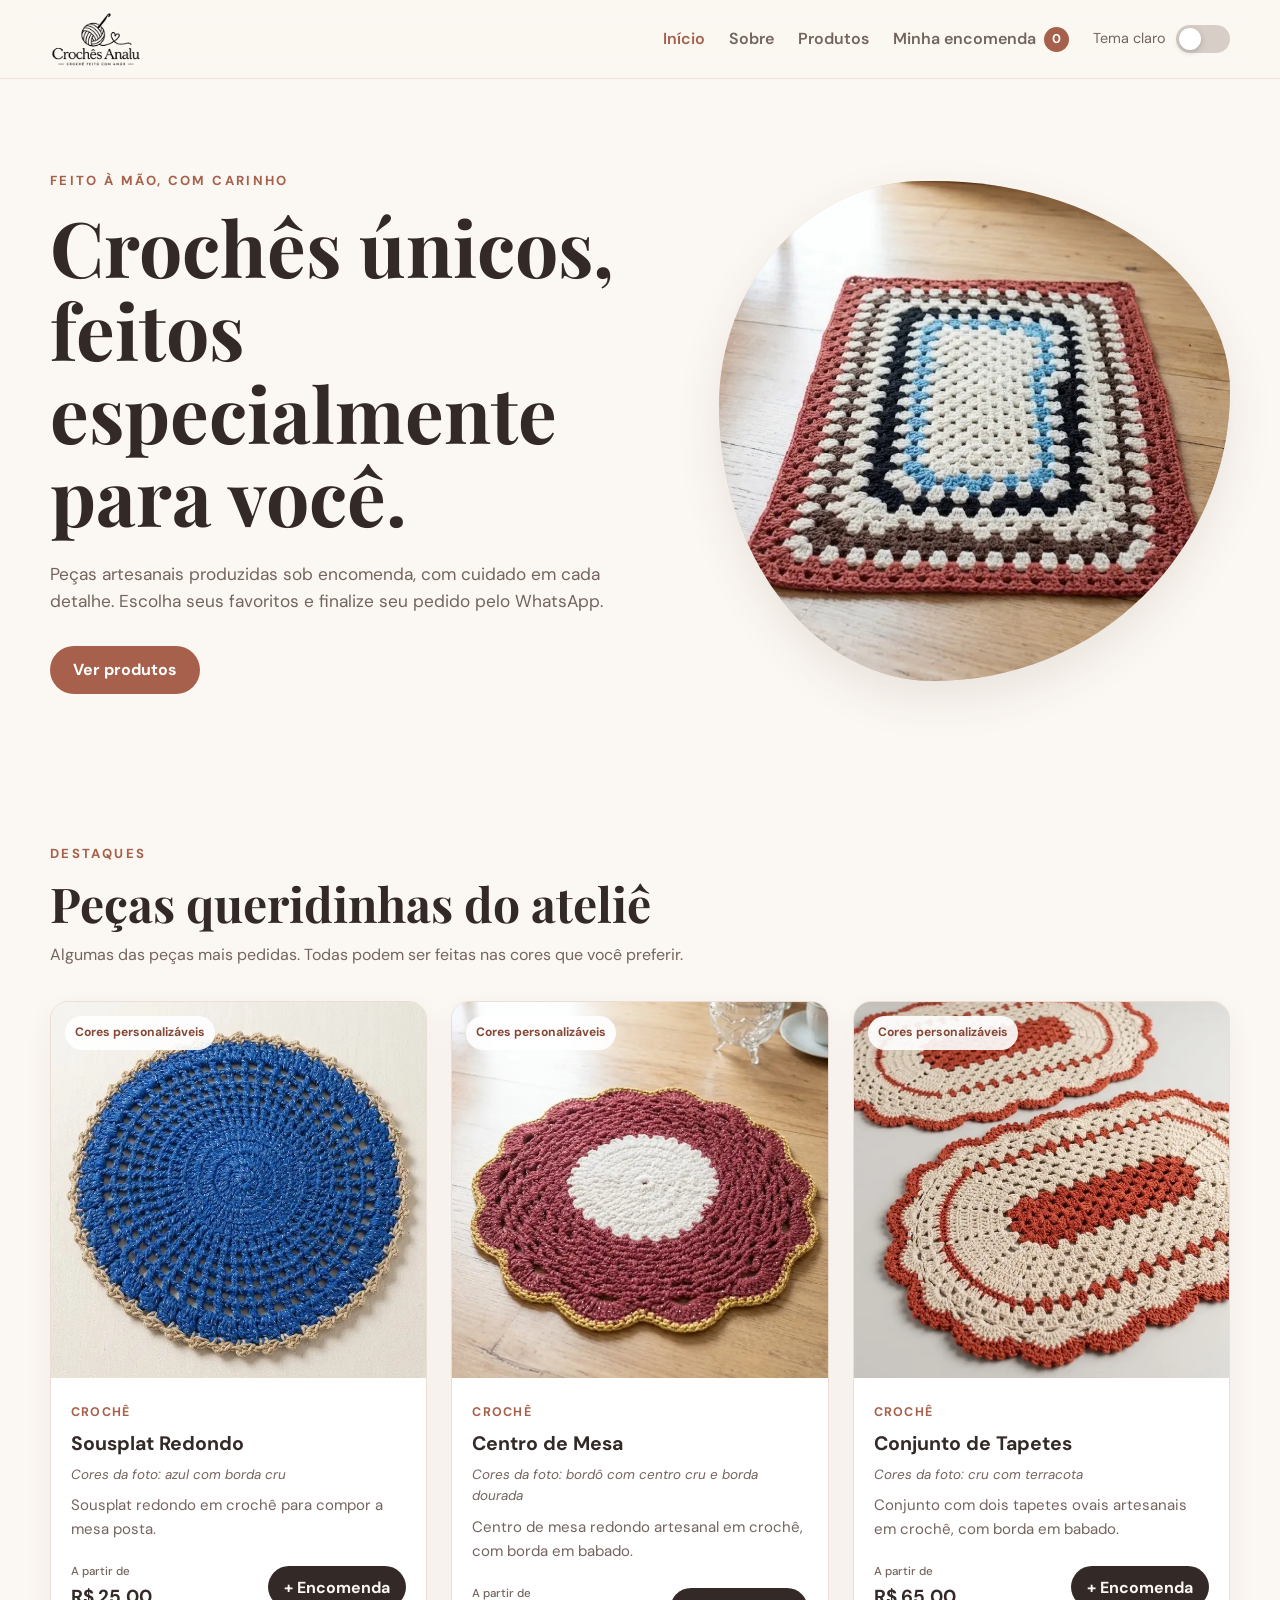
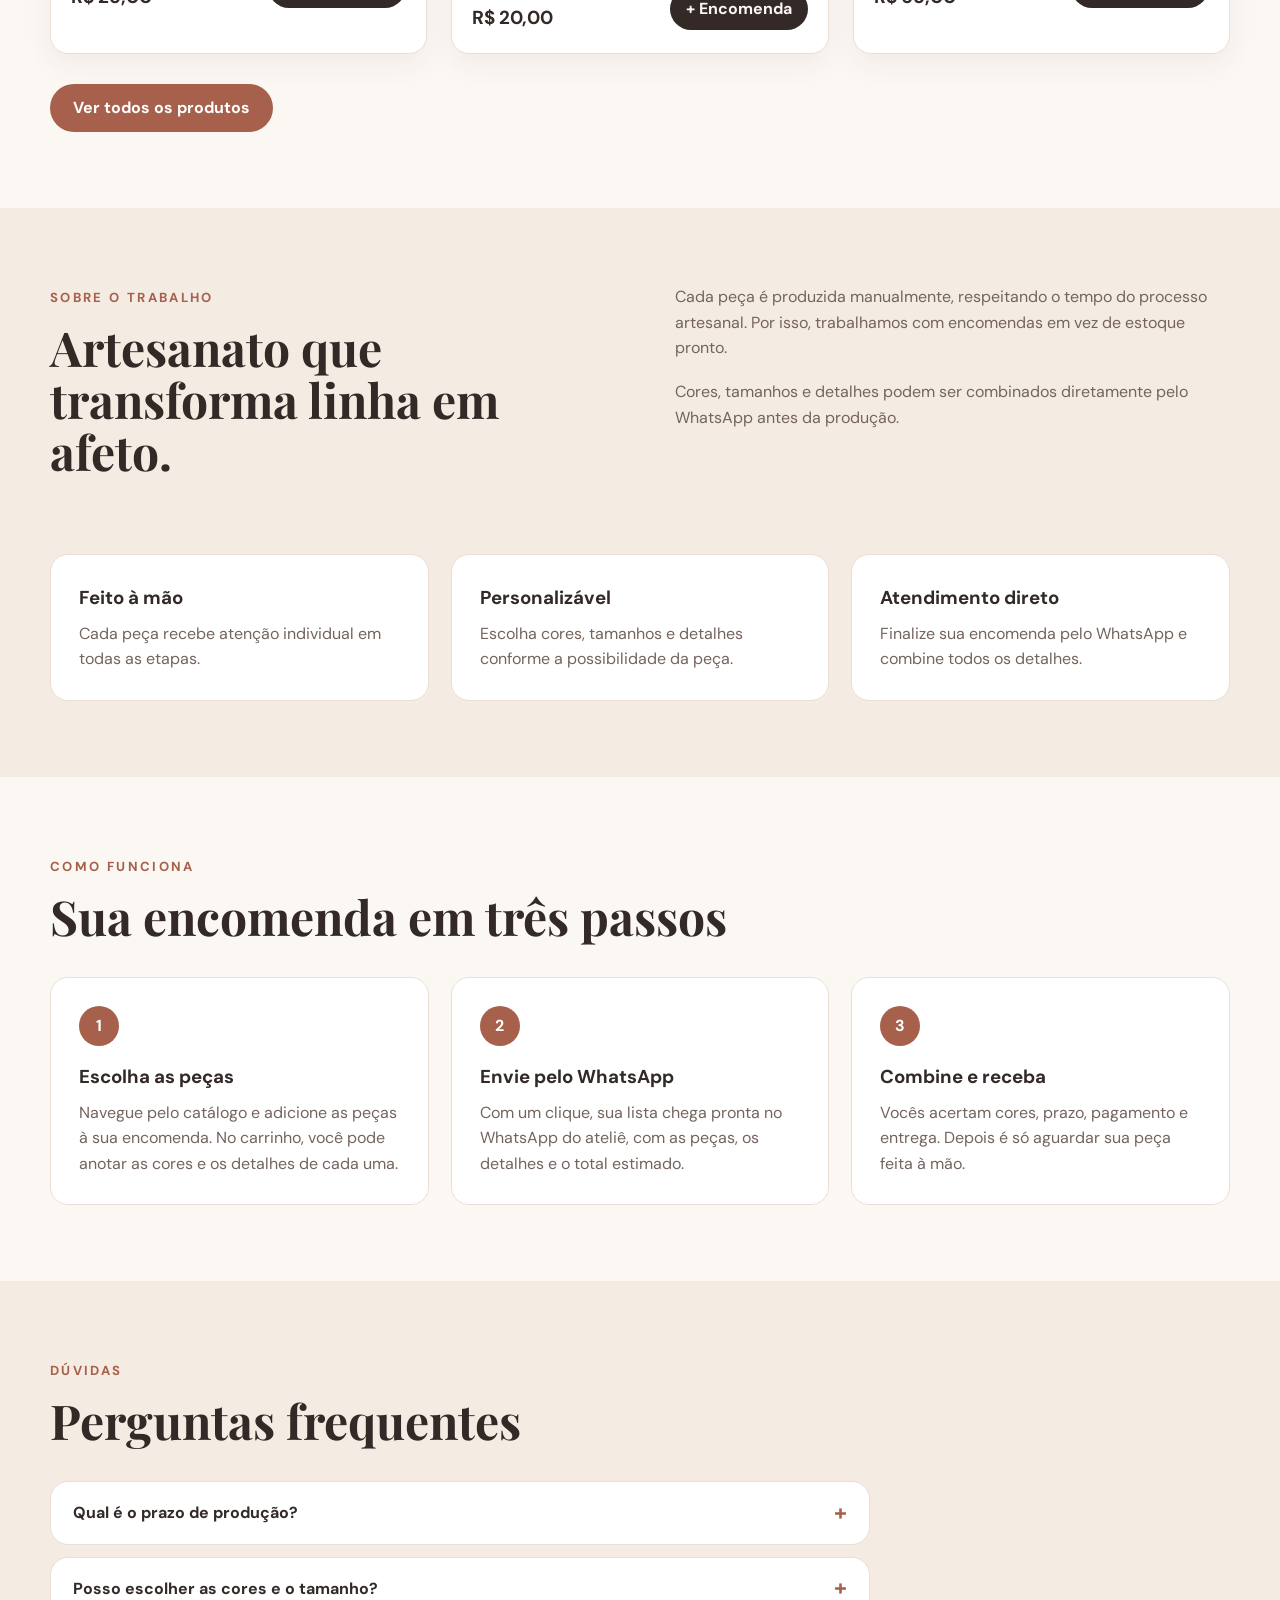
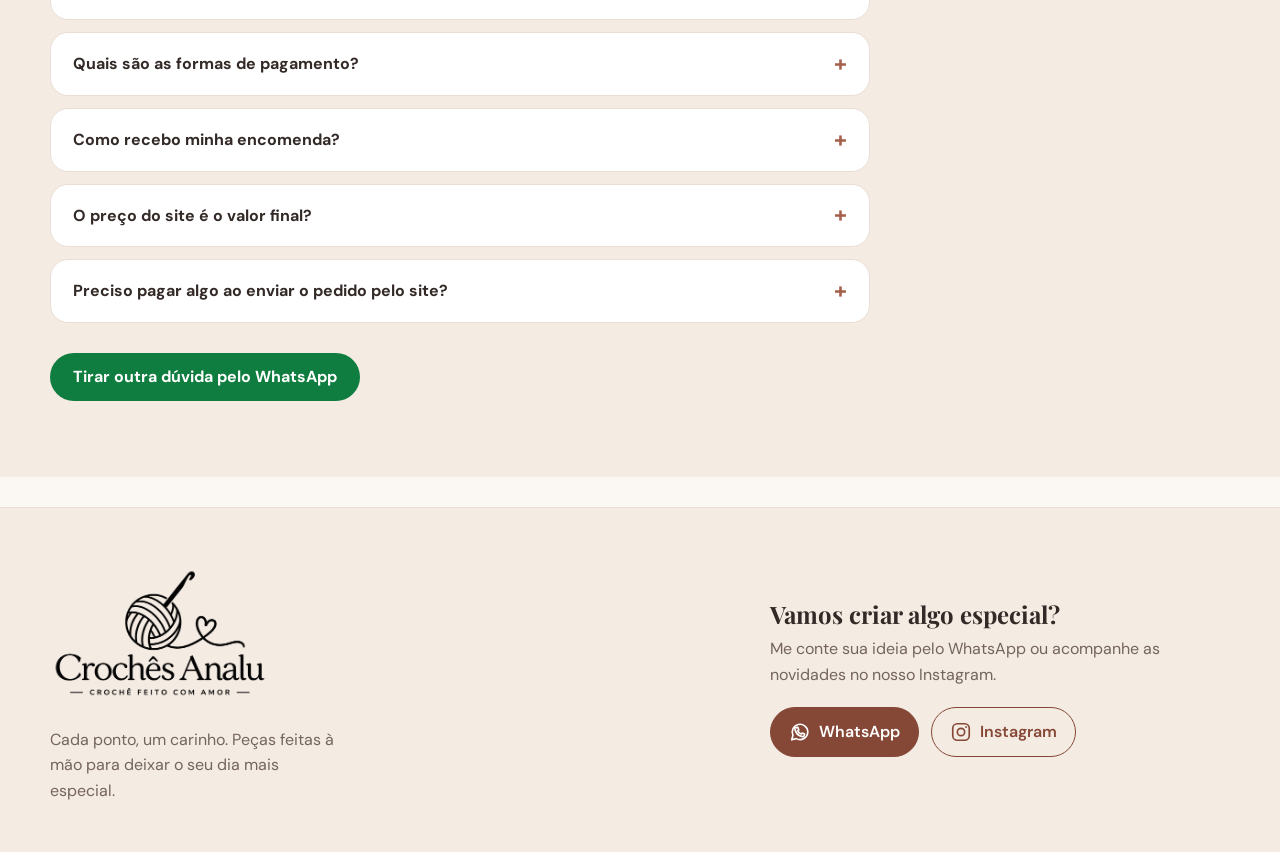
<file: index.html>
<!DOCTYPE html>
<html lang="pt-BR">
<head>
  <meta charset="UTF-8">
  <meta name="viewport" content="width=device-width, initial-scale=1.0">
  <!-- Aplica o tema antes da renderização, para a página não piscar no tema claro. -->
  <script>
    (function () {
      var tema = null;
      try { tema = localStorage.getItem("tema"); } catch (erro) {}
      var escuro = tema ? tema === "escuro"
        : !!(window.matchMedia && window.matchMedia("(prefers-color-scheme: dark)").matches);
      if (escuro) document.documentElement.classList.add("dark-mode");
    })();
  </script>
  <title>AnaLu Crochês — Crochê artesanal sob encomenda</title>
  <meta name="description" content="AnaLu Crochês: peças de crochê artesanais feitas à mão e sob encomenda. Escolha seus favoritos e finalize pelo WhatsApp.">
  <link rel="icon" type="image/png" sizes="32x32" href="img/favicon-32.png">
  <link rel="apple-touch-icon" sizes="180x180" href="img/apple-touch-icon.png">
  <!-- Prévia em WhatsApp/Instagram. og:url e og:image precisam de URL absoluta:
       ao publicar em outro endereço, trocar "https://gabrielsdl-dev.github.io/AnaLu-Croches/" nas 3 páginas. -->
  <meta property="og:type" content="website">
  <meta property="og:locale" content="pt_BR">
  <meta property="og:site_name" content="AnaLu Crochês">
  <meta property="og:title" content="AnaLu Crochês — Crochê artesanal sob encomenda">
  <meta property="og:description" content="Peças de crochê feitas à mão, sob encomenda. Escolha seus favoritos e finalize pelo WhatsApp.">
  <meta property="og:url" content="https://gabrielsdl-dev.github.io/AnaLu-Croches/">
  <meta property="og:image" content="https://gabrielsdl-dev.github.io/AnaLu-Croches/img/og-image.jpg">
  <meta property="og:image:width" content="1200">
  <meta property="og:image:height" content="630">
  <meta property="og:image:alt" content="Logo da AnaLu Crochês ao lado de um tapete de crochê feito à mão.">
  <meta name="twitter:card" content="summary_large_image">
  <link rel="preconnect" href="https://fonts.googleapis.com">
  <link rel="preconnect" href="https://fonts.gstatic.com" crossorigin>
  <link href="https://fonts.googleapis.com/css2?family=DM+Sans:wght@400;500;600;700&family=Playfair+Display:wght@700&display=swap" rel="stylesheet">
  <link rel="stylesheet" href="css/style.css">
</head>
<body>
  <header class="site-header">
    <div class="container nav">
      <a class="brand" href="index.html" aria-label="AnaLu Crochês — Início"><img class="brand-logo" src="img/logo-analu-transparente.webp" alt="AnaLu Crochês — Crochê feito com amor" width="480" height="335"></a>

      <button class="menu-toggle" type="button" aria-label="Abrir menu" aria-expanded="false" aria-controls="menu-principal">☰</button>

      <nav class="nav-links" id="menu-principal" aria-label="Menu principal">
        <a class="active" href="index.html" aria-current="page">Início</a>
        <a href="#sobre">Sobre</a>
        <a href="produtos.html">Produtos</a>
        <a class="nav-cart" href="carrinho.html" aria-label="Minha encomenda, 0 itens">
          Minha encomenda
          <span class="cart-count" aria-hidden="true">0</span>
        </a>
        <div class="theme-control">
          <span id="theme-label" aria-live="polite">Tema claro</span>
          <label class="theme-switch">
          <input type="checkbox" id="theme-toggle" aria-label="Ativar tema escuro">
          <span class="slider" aria-hidden="true"></span>
          </label>
        </div>
      </nav>
    </div>
  </header>

  <main>
    <section class="hero">
      <div class="container hero-grid">
        <div class="hero-copy">
          <span class="eyebrow">Feito à mão, com carinho</span>
          <h1>Crochês únicos, feitos especialmente para você.</h1>
          <p>
            Peças artesanais produzidas sob encomenda, com cuidado em cada detalhe.
            Escolha seus favoritos e finalize seu pedido pelo WhatsApp.
          </p>
          <div class="hero-actions">
            <a class="btn btn-primary" href="produtos.html">Ver produtos</a>
          </div>
        </div>

        <div class="hero-art">
          <img class="hero-photo" src="img/tapetes-croche-hero.webp" alt="Tapete retangular de crochê feito à mão, com borda terracota e listras em marrom, creme, preto e azul, sobre piso de madeira." width="765" height="765" fetchpriority="high">
        </div>
      </div>
    </section>

    <section class="section" id="destaques" aria-labelledby="destaques-titulo">
      <div class="container">
        <div class="section-heading">
          <span class="eyebrow">Destaques</span>
          <h2 id="destaques-titulo">Peças queridinhas do ateliê</h2>
          <p>Algumas das peças mais pedidas. Todas podem ser feitas nas cores que você preferir.</p>
        </div>

        <div id="featured-grid" class="product-grid"></div>

        <div class="section-cta">
          <a class="btn btn-primary" href="produtos.html">Ver todos os produtos</a>
        </div>
      </div>
    </section>

    <section class="section section-soft" id="sobre">
      <div class="container about-grid">
        <div>
          <span class="eyebrow">Sobre o trabalho</span>
          <h2>Artesanato que transforma linha em afeto.</h2>
        </div>
        <div class="about-text">
          <p>
            Cada peça é produzida manualmente, respeitando o tempo do processo artesanal.
            Por isso, trabalhamos com encomendas em vez de estoque pronto.
          </p>
          <p>
            Cores, tamanhos e detalhes podem ser combinados diretamente pelo WhatsApp antes da produção.
          </p>
        </div>
      </div>
    </section>

    <section class="section section-soft section-continua" aria-label="Diferenciais">
      <div class="container benefits">
        <article class="benefit-card">
          <h3>Feito à mão</h3>
          <p>Cada peça recebe atenção individual em todas as etapas.</p>
        </article>
        <article class="benefit-card">
          <h3>Personalizável</h3>
          <p>Escolha cores, tamanhos e detalhes conforme a possibilidade da peça.</p>
        </article>
        <article class="benefit-card">
          <h3>Atendimento direto</h3>
          <p>Finalize sua encomenda pelo WhatsApp e combine todos os detalhes.</p>
        </article>
      </div>
    </section>

    <section class="section" id="como-funciona" aria-labelledby="como-funciona-titulo">
      <div class="container">
        <div class="section-heading">
          <span class="eyebrow">Como funciona</span>
          <h2 id="como-funciona-titulo">Sua encomenda em três passos</h2>
        </div>

        <ol class="steps">
          <li class="step">
            <h3>Escolha as peças</h3>
            <p>Navegue pelo catálogo e adicione as peças à sua encomenda. No carrinho, você pode anotar as cores e os detalhes de cada uma.</p>
          </li>
          <li class="step">
            <h3>Envie pelo WhatsApp</h3>
            <p>Com um clique, sua lista chega pronta no WhatsApp do ateliê, com as peças, os detalhes e o total estimado.</p>
          </li>
          <li class="step">
            <h3>Combine e receba</h3>
            <p>Vocês acertam cores, prazo, pagamento e entrega. Depois é só aguardar sua peça feita à mão.</p>
          </li>
        </ol>
      </div>
    </section>

    <section class="section section-soft" id="duvidas" aria-labelledby="duvidas-titulo">
      <div class="container">
        <div class="section-heading">
          <span class="eyebrow">Dúvidas</span>
          <h2 id="duvidas-titulo">Perguntas frequentes</h2>
        </div>

        <div class="faq-list">
          <details class="faq-item">
            <summary>Qual é o prazo de produção?</summary>
            <p>Depende da peça, do tamanho e das encomendas em andamento. O prazo é informado pelo WhatsApp antes de a produção começar.</p>
          </details>
          <details class="faq-item">
            <summary>Posso escolher as cores e o tamanho?</summary>
            <p>Sim. Cores, tamanhos e detalhes podem ser combinados conforme a possibilidade de cada peça. No carrinho, há um campo para anotar o que você deseja em cada uma.</p>
          </details>
          <details class="faq-item">
            <summary>Quais são as formas de pagamento?</summary>
            <p>Pix ou dinheiro.</p>
          </details>
          <details class="faq-item">
            <summary>Como recebo minha encomenda?</summary>
            <p>Você pode retirar a peça ou receber com entrega na região. O local e as condições são combinados pelo WhatsApp.</p>
          </details>
          <details class="faq-item">
            <summary>O preço do site é o valor final?</summary>
            <p>Os preços são estimados e podem mudar conforme cores, tamanho e personalizações. O valor final é confirmado pelo WhatsApp antes de a produção começar.</p>
          </details>
          <details class="faq-item">
            <summary>Preciso pagar algo ao enviar o pedido pelo site?</summary>
            <p>Não. O site só monta a mensagem com a sua encomenda. Tudo é confirmado na conversa pelo WhatsApp.</p>
          </details>
        </div>

        <div class="section-cta">
          <a class="btn btn-whatsapp" href="https://wa.me/5511977066682" data-contato="whatsapp" target="_blank" rel="noopener noreferrer">Tirar outra dúvida pelo WhatsApp</a>
        </div>
      </div>
    </section>
  </main>

  <footer class="site-footer">
    <div class="container footer-content">
      <div>
        <a class="brand footer-brand" href="index.html" aria-label="AnaLu Crochês — Início"><img class="brand-logo" src="img/logo-analu-transparente.webp" alt="AnaLu Crochês — Crochê feito com amor" width="480" height="335" loading="lazy"></a>
        <p class="footer-description">Cada ponto, um carinho. Peças feitas à mão para deixar o seu dia mais especial.</p>
      </div>
      <div class="footer-contact">
        <h2>Vamos criar algo especial?</h2>
        <p>Me conte sua ideia pelo WhatsApp ou acompanhe as novidades no nosso Instagram.</p>
        <nav class="footer-social" aria-label="Redes sociais">
        <!-- Os links são preenchidos por js/config.js; o href abaixo é só reserva. -->
        <a href="https://wa.me/5511977066682" data-contato="whatsapp" target="_blank" rel="noopener noreferrer">
          <svg viewBox="0 0 24 24" aria-hidden="true" focusable="false" fill="none" stroke="currentColor" stroke-width="1.8" stroke-linecap="round" stroke-linejoin="round">
            <path d="M20.5 11.7a8.5 8.5 0 0 1-12.6 7.5L3 20.5l1.3-4.8a8.5 8.5 0 1 1 16.2-4Z"/>
            <path d="m8.1 7.2 1.5-.2 1.1 2.6-1.1 1.1a7.2 7.2 0 0 0 3.6 3.6l1.1-1.1 2.6 1.1-.2 1.5c-.1.9-1 1.5-1.9 1.3-4.3-.8-7.6-4.1-8.4-8.4-.2-.9.4-1.8 1.3-1.9Z"/>
          </svg>
          <span>WhatsApp</span>
        </a>
        <a href="https://www.instagram.com/analu.croches_/" data-contato="instagram" target="_blank" rel="noopener noreferrer">
          <svg viewBox="0 0 24 24" aria-hidden="true" focusable="false" fill="none" stroke="currentColor" stroke-width="1.8">
            <rect x="3" y="3" width="18" height="18" rx="5"/>
            <circle cx="12" cy="12" r="4"/>
            <circle cx="17.5" cy="6.5" r="1" fill="currentColor" stroke="none"/>
          </svg>
          <span>Instagram</span>
        </a>
        </nav>
      </div>
    </div>
  </footer>
  <script src="js/config.js"></script>
  <script src="js/produtos.js"></script>
  <script src="js/carrinho.js"></script>
  <script src="js/main.js"></script>
</body>
</html>
</file>
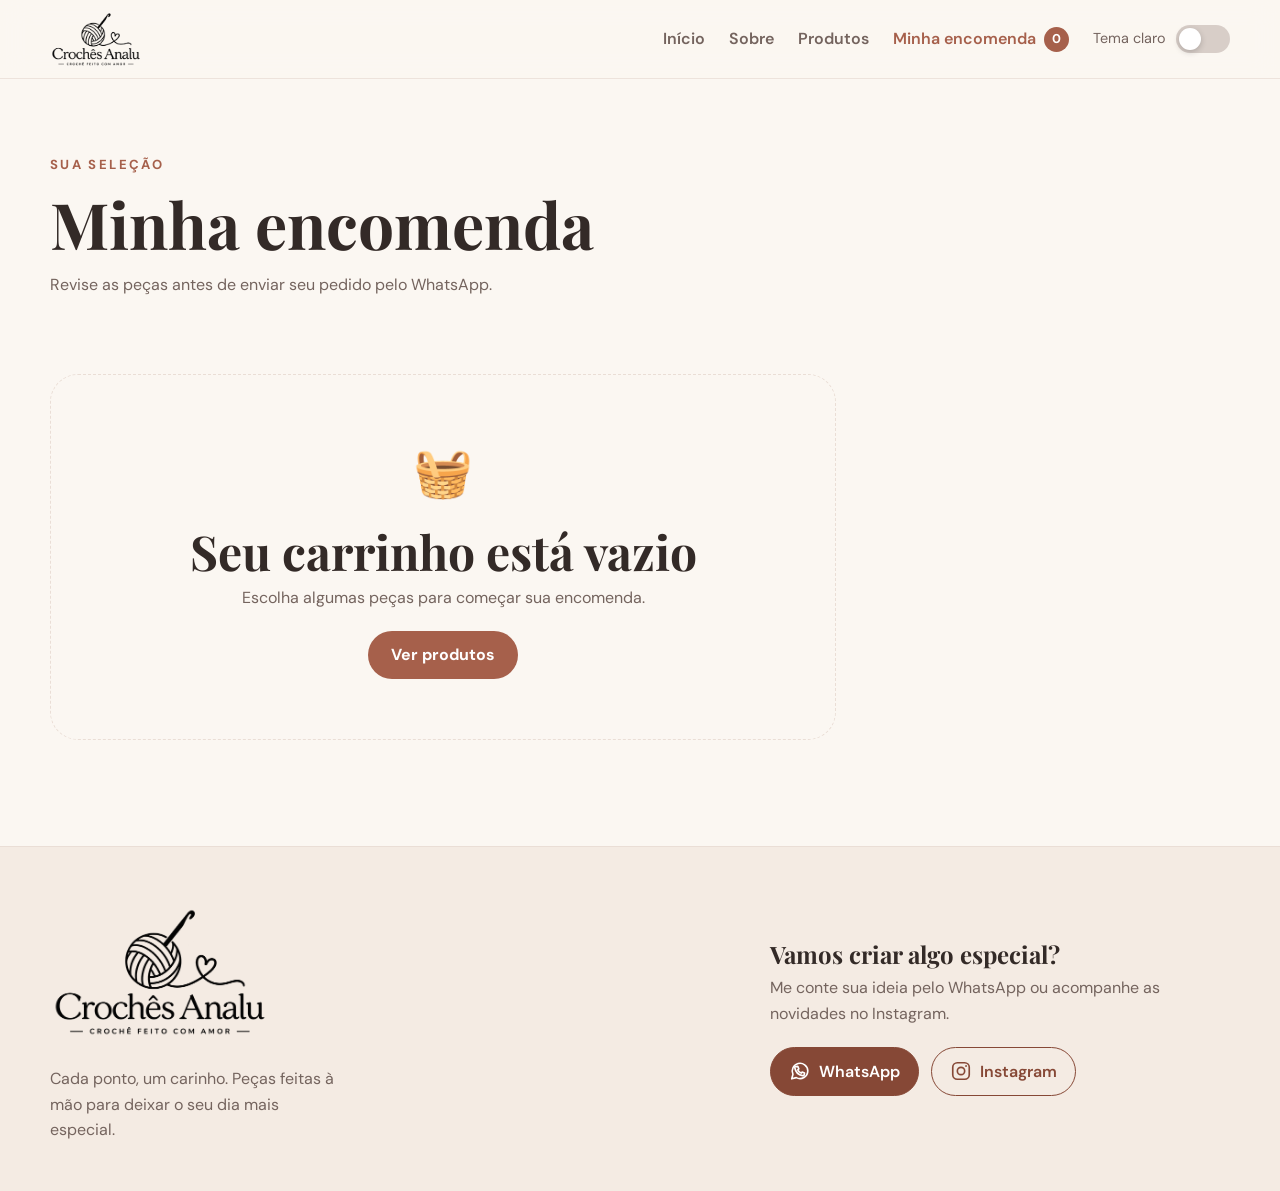
<file: carrinho.html>
<!DOCTYPE html>
<html lang="pt-BR">
<head>
  <meta charset="UTF-8">
  <meta name="viewport" content="width=device-width, initial-scale=1.0">
  <!-- Aplica o tema antes da renderização, para a página não piscar no tema claro. -->
  <script>
    (function () {
      var tema = null;
      try { tema = localStorage.getItem("tema"); } catch (erro) {}
      var escuro = tema ? tema === "escuro"
        : !!(window.matchMedia && window.matchMedia("(prefers-color-scheme: dark)").matches);
      if (escuro) document.documentElement.classList.add("dark-mode");
    })();
  </script>
  <title>Minha encomenda | AnaLu Crochês</title>
  <meta name="description" content="Revise sua encomenda na AnaLu Crochês e finalize o pedido pelo WhatsApp.">
  <link rel="icon" type="image/png" sizes="32x32" href="img/favicon-32.png">
  <link rel="apple-touch-icon" sizes="180x180" href="img/apple-touch-icon.png">
  <!-- Prévia em WhatsApp/Instagram. og:url e og:image precisam de URL absoluta:
       ao publicar em outro endereço, trocar "https://gabrielsdl-dev.github.io/AnaLu-Croches/" nas 3 páginas. -->
  <meta property="og:type" content="website">
  <meta property="og:locale" content="pt_BR">
  <meta property="og:site_name" content="AnaLu Crochês">
  <meta property="og:title" content="Minha encomenda | AnaLu Crochês">
  <meta property="og:description" content="Peças de crochê feitas à mão, sob encomenda. Escolha seus favoritos e finalize pelo WhatsApp.">
  <meta property="og:url" content="https://gabrielsdl-dev.github.io/AnaLu-Croches/carrinho.html">
  <meta property="og:image" content="https://gabrielsdl-dev.github.io/AnaLu-Croches/img/og-image.jpg">
  <meta property="og:image:width" content="1200">
  <meta property="og:image:height" content="630">
  <meta property="og:image:alt" content="Logo da AnaLu Crochês ao lado de um tapete de crochê feito à mão.">
  <meta name="twitter:card" content="summary_large_image">
  <link rel="preconnect" href="https://fonts.googleapis.com">
  <link rel="preconnect" href="https://fonts.gstatic.com" crossorigin>
  <link href="https://fonts.googleapis.com/css2?family=DM+Sans:wght@400;500;600;700&family=Playfair+Display:wght@700&display=swap" rel="stylesheet">
  <link rel="stylesheet" href="css/style.css">
</head>
<body>
  <header class="site-header">
    <div class="container nav">
      <a class="brand" href="index.html" aria-label="AnaLu Crochês — Início"><img class="brand-logo" src="img/logo-analu-transparente.webp" alt="AnaLu Crochês — Crochê feito com amor" width="480" height="335"></a>

      <button class="menu-toggle" type="button" aria-label="Abrir menu" aria-expanded="false" aria-controls="menu-principal">☰</button>

      <nav class="nav-links" id="menu-principal" aria-label="Menu principal">
        <a href="index.html">Início</a>
        <a href="index.html#sobre">Sobre</a>
        <a href="produtos.html">Produtos</a>
        <a class="nav-cart active" href="carrinho.html" aria-current="page" aria-label="Minha encomenda, 0 itens">
          Minha encomenda
          <span class="cart-count" aria-hidden="true">0</span>
        </a>
        <div class="theme-control">
          <span id="theme-label" aria-live="polite">Tema claro</span>
          <label class="theme-switch">
          <input type="checkbox" id="theme-toggle" aria-label="Ativar tema escuro">
          <span class="slider" aria-hidden="true"></span>
          </label>
        </div>
      </nav>
    </div>
  </header>

  <main>
    <section class="page-hero compact">
      <div class="container">
        <span class="eyebrow">Sua seleção</span>
        <h1>Minha encomenda</h1>
        <p>Revise as peças antes de enviar seu pedido pelo WhatsApp.</p>
      </div>
    </section>

    <section class="section">
      <div class="container cart-layout">
        <div>
          <div id="cart-items" class="cart-items"></div>
          <div id="cart-empty" class="cart-empty hidden">
            <span>🧺</span>
            <h2>Seu carrinho está vazio</h2>
            <p>Escolha algumas peças para começar sua encomenda.</p>
            <a class="btn btn-primary" href="produtos.html">Ver produtos</a>
          </div>
        </div>

        <aside id="cart-summary" class="cart-summary">
          <h2>Resumo</h2>
          <div class="summary-row">
            <span>Itens</span>
            <strong id="summary-items">0</strong>
          </div>
          <div class="summary-row total">
            <span>Total estimado</span>
            <strong id="summary-total">R$ 0,00</strong>
          </div>

          <div class="customer-fields">
            <label>
              Seu nome
              <input id="customer-name" type="text" autocomplete="name" maxlength="80" placeholder="Como podemos te chamar?">
            </label>

            <label>
              Observações gerais
              <textarea id="customer-notes" rows="4" maxlength="500" placeholder="Ex.: preciso para o fim do mês, prefiro retirar..."></textarea>
            </label>
          </div>

          <button id="checkout-whatsapp" type="button" class="btn btn-whatsapp btn-block">
            Finalizar pelo WhatsApp
          </button>

          <p class="checkout-note">
            Os produtos são feitos sob encomenda. Prazo, personalizações, entrega e pagamento
            serão confirmados pelo WhatsApp.
          </p>
        </aside>
      </div>
    </section>
  </main>

  <footer class="site-footer">
    <div class="container footer-content">
      <div>
        <a class="brand footer-brand" href="index.html" aria-label="AnaLu Crochês — Início"><img class="brand-logo" src="img/logo-analu-transparente.webp" alt="AnaLu Crochês — Crochê feito com amor" width="480" height="335" loading="lazy"></a>
        <p class="footer-description">Cada ponto, um carinho. Peças feitas à mão para deixar o seu dia mais especial.</p>
      </div>
      <div class="footer-contact">
        <h2>Vamos criar algo especial?</h2>
        <p>Me conte sua ideia pelo WhatsApp ou acompanhe as novidades no Instagram.</p>
        <nav class="footer-social" aria-label="Redes sociais">
        <!-- Os links são preenchidos por js/config.js; o href abaixo é só reserva. -->
        <a href="https://wa.me/5511977066682" data-contato="whatsapp" target="_blank" rel="noopener noreferrer">
          <svg viewBox="0 0 24 24" aria-hidden="true" focusable="false" fill="none" stroke="currentColor" stroke-width="1.8" stroke-linecap="round" stroke-linejoin="round">
            <path d="M20.5 11.7a8.5 8.5 0 0 1-12.6 7.5L3 20.5l1.3-4.8a8.5 8.5 0 1 1 16.2-4Z"/>
            <path d="m8.1 7.2 1.5-.2 1.1 2.6-1.1 1.1a7.2 7.2 0 0 0 3.6 3.6l1.1-1.1 2.6 1.1-.2 1.5c-.1.9-1 1.5-1.9 1.3-4.3-.8-7.6-4.1-8.4-8.4-.2-.9.4-1.8 1.3-1.9Z"/>
          </svg>
          <span>WhatsApp</span>
        </a>
        <a href="https://www.instagram.com/analu.croches_/" data-contato="instagram" target="_blank" rel="noopener noreferrer">
          <svg viewBox="0 0 24 24" aria-hidden="true" focusable="false" fill="none" stroke="currentColor" stroke-width="1.8">
            <rect x="3" y="3" width="18" height="18" rx="5"/>
            <circle cx="12" cy="12" r="4"/>
            <circle cx="17.5" cy="6.5" r="1" fill="currentColor" stroke="none"/>
          </svg>
          <span>Instagram</span>
        </a>
        </nav>
      </div>
    </div>
  </footer>
  <script src="js/config.js"></script>
  <script src="js/produtos.js"></script>
  <script src="js/carrinho.js"></script>
  <script src="js/main.js"></script>
</body>
</html>
</file>
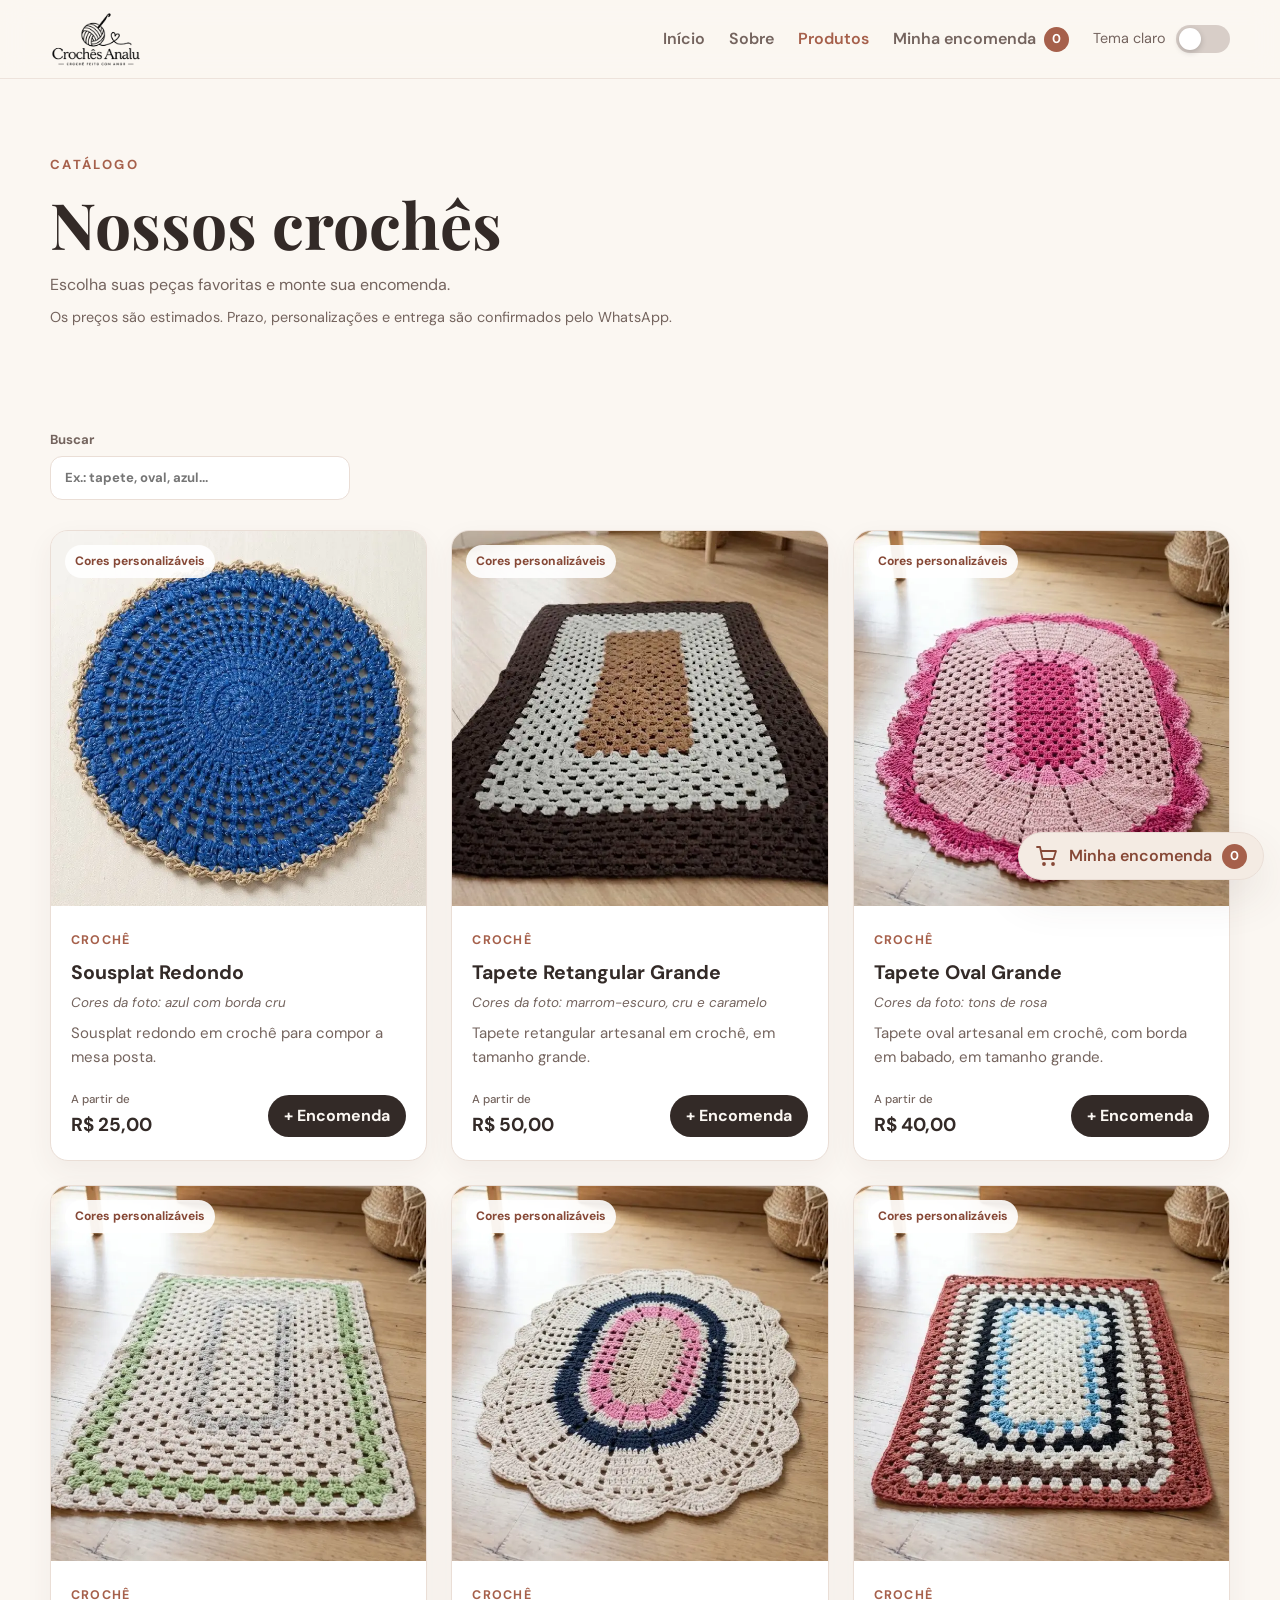
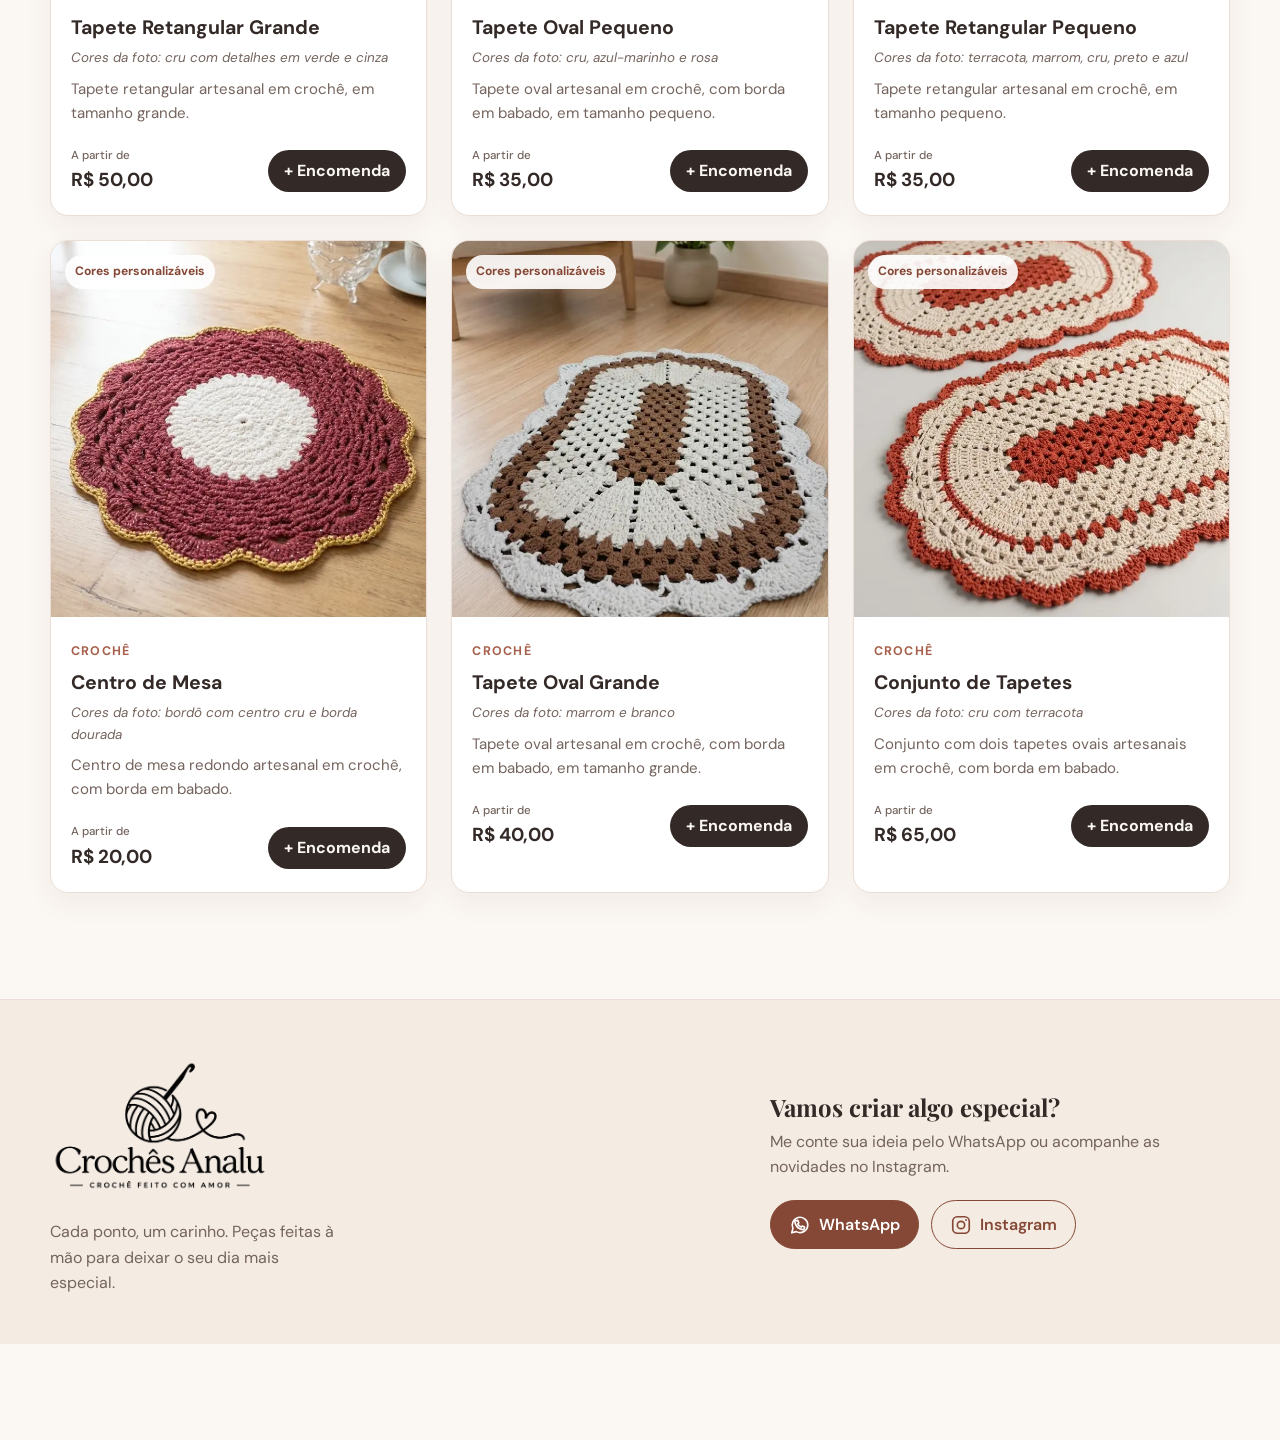
<file: produtos.html>
<!DOCTYPE html>
<html lang="pt-BR">
<head>
  <meta charset="UTF-8">
  <meta name="viewport" content="width=device-width, initial-scale=1.0">
  <!-- Aplica o tema antes da renderização, para a página não piscar no tema claro. -->
  <script>
    (function () {
      var tema = null;
      try { tema = localStorage.getItem("tema"); } catch (erro) {}
      var escuro = tema ? tema === "escuro"
        : !!(window.matchMedia && window.matchMedia("(prefers-color-scheme: dark)").matches);
      if (escuro) document.documentElement.classList.add("dark-mode");
    })();
  </script>
  <title>Produtos | AnaLu Crochês</title>
  <meta name="description" content="Catálogo da AnaLu Crochês: tapetes e peças de crochê artesanais feitas sob encomenda.">
  <link rel="icon" type="image/png" sizes="32x32" href="img/favicon-32.png">
  <link rel="apple-touch-icon" sizes="180x180" href="img/apple-touch-icon.png">
  <!-- Prévia em WhatsApp/Instagram. og:url e og:image precisam de URL absoluta:
       ao publicar em outro endereço, trocar "https://gabrielsdl-dev.github.io/AnaLu-Croches/" nas 3 páginas. -->
  <meta property="og:type" content="website">
  <meta property="og:locale" content="pt_BR">
  <meta property="og:site_name" content="AnaLu Crochês">
  <meta property="og:title" content="Produtos | AnaLu Crochês">
  <meta property="og:description" content="Peças de crochê feitas à mão, sob encomenda. Escolha seus favoritos e finalize pelo WhatsApp.">
  <meta property="og:url" content="https://gabrielsdl-dev.github.io/AnaLu-Croches/produtos.html">
  <meta property="og:image" content="https://gabrielsdl-dev.github.io/AnaLu-Croches/img/og-image.jpg">
  <meta property="og:image:width" content="1200">
  <meta property="og:image:height" content="630">
  <meta property="og:image:alt" content="Logo da AnaLu Crochês ao lado de um tapete de crochê feito à mão.">
  <meta name="twitter:card" content="summary_large_image">
  <link rel="preconnect" href="https://fonts.googleapis.com">
  <link rel="preconnect" href="https://fonts.gstatic.com" crossorigin>
  <link href="https://fonts.googleapis.com/css2?family=DM+Sans:wght@400;500;600;700&family=Playfair+Display:wght@700&display=swap" rel="stylesheet">
  <link rel="stylesheet" href="css/style.css">
</head>
<body>
  <header class="site-header">
    <div class="container nav">
      <a class="brand" href="index.html" aria-label="AnaLu Crochês — Início"><img class="brand-logo" src="img/logo-analu-transparente.webp" alt="AnaLu Crochês — Crochê feito com amor" width="480" height="335"></a>

      <button class="menu-toggle" type="button" aria-label="Abrir menu" aria-expanded="false" aria-controls="menu-principal">☰</button>

      <nav class="nav-links" id="menu-principal" aria-label="Menu principal">
        <a href="index.html">Início</a>
        <a href="index.html#sobre">Sobre</a>
        <a class="active" href="produtos.html" aria-current="page">Produtos</a>
        <a class="nav-cart" href="carrinho.html" aria-label="Minha encomenda, 0 itens">
          Minha encomenda
          <span class="cart-count" aria-hidden="true">0</span>
        </a>
        <div class="theme-control">
          <span id="theme-label" aria-live="polite">Tema claro</span>
          <label class="theme-switch">
          <input type="checkbox" id="theme-toggle" aria-label="Ativar tema escuro">
          <span class="slider" aria-hidden="true"></span>
          </label>
        </div>
      </nav>
    </div>
  </header>

  <main>
    <section class="page-hero">
      <div class="container">
        <span class="eyebrow">Catálogo</span>
        <h1>Nossos crochês</h1>
        <p>Escolha suas peças favoritas e monte sua encomenda.</p>
        <p class="price-notice">Os preços são estimados. Prazo, personalizações e entrega são confirmados pelo WhatsApp.</p>
      </div>
    </section>

    <section class="section">
      <div class="container">
        <div class="product-cart-bar">
          <a class="product-cart-link" href="carrinho.html" aria-label="Minha encomenda, 0 itens" title="Ver minha encomenda">
            <svg viewBox="0 0 24 24" width="24" height="24" fill="none" stroke="currentColor" stroke-width="1.8" stroke-linecap="round" stroke-linejoin="round" aria-hidden="true">
              <path d="M2 3h3l2.5 12h11L21 7H6"/>
              <circle cx="9" cy="20" r="1"/>
              <circle cx="18" cy="20" r="1"/>
            </svg>
            <span>Minha encomenda</span>
            <span class="cart-count" aria-hidden="true">0</span>
          </a>
        </div>

        <div class="catalog-toolbar">
          <div id="category-filters" class="filters"></div>
          <label class="search-box">
            <span>Buscar</span>
            <input id="product-search" type="search" placeholder="Ex.: tapete, oval, azul...">
          </label>
        </div>

        <div id="products-grid" class="product-grid"></div>
        <p id="empty-state" class="empty-state hidden">Nenhum produto encontrado.</p>
      </div>
    </section>
  </main>

  <footer class="site-footer">
    <div class="container footer-content">
      <div>
        <a class="brand footer-brand" href="index.html" aria-label="AnaLu Crochês — Início"><img class="brand-logo" src="img/logo-analu-transparente.webp" alt="AnaLu Crochês — Crochê feito com amor" width="480" height="335" loading="lazy"></a>
        <p class="footer-description">Cada ponto, um carinho. Peças feitas à mão para deixar o seu dia mais especial.</p>
      </div>
      <div class="footer-contact">
        <h2>Vamos criar algo especial?</h2>
        <p>Me conte sua ideia pelo WhatsApp ou acompanhe as novidades no Instagram.</p>
        <nav class="footer-social" aria-label="Redes sociais">
        <!-- Os links são preenchidos por js/config.js; o href abaixo é só reserva. -->
        <a href="https://wa.me/5511977066682" data-contato="whatsapp" target="_blank" rel="noopener noreferrer">
          <svg viewBox="0 0 24 24" aria-hidden="true" focusable="false" fill="none" stroke="currentColor" stroke-width="1.8" stroke-linecap="round" stroke-linejoin="round">
            <path d="M20.5 11.7a8.5 8.5 0 0 1-12.6 7.5L3 20.5l1.3-4.8a8.5 8.5 0 1 1 16.2-4Z"/>
            <path d="m8.1 7.2 1.5-.2 1.1 2.6-1.1 1.1a7.2 7.2 0 0 0 3.6 3.6l1.1-1.1 2.6 1.1-.2 1.5c-.1.9-1 1.5-1.9 1.3-4.3-.8-7.6-4.1-8.4-8.4-.2-.9.4-1.8 1.3-1.9Z"/>
          </svg>
          <span>WhatsApp</span>
        </a>
        <a href="https://www.instagram.com/analu.croches_/" data-contato="instagram" target="_blank" rel="noopener noreferrer">
          <svg viewBox="0 0 24 24" aria-hidden="true" focusable="false" fill="none" stroke="currentColor" stroke-width="1.8">
            <rect x="3" y="3" width="18" height="18" rx="5"/>
            <circle cx="12" cy="12" r="4"/>
            <circle cx="17.5" cy="6.5" r="1" fill="currentColor" stroke="none"/>
          </svg>
          <span>Instagram</span>
        </a>
        </nav>
      </div>
    </div>
  </footer>
  <script src="js/config.js"></script>
  <script src="js/produtos.js"></script>
  <script src="js/carrinho.js"></script>
  <script src="js/main.js"></script>
</body>
</html>
</file>
<file: css/style.css>
:root {
  --bg: #fbf7f2;
  --surface: #ffffff;
  --surface-soft: #f4ebe3;
  --text: #332a27;
  --muted: #74645e;
  --primary: #a6604b;
  --primary-dark: #864836;
  --on-primary: #ffffff;
  --danger: #9f4b4b;
  --border: #eaded6;
  --shadow: 0 18px 45px rgba(79, 55, 45, 0.10);
  --radius-lg: 28px;
  --radius-md: 18px;
  --radius-sm: 12px;
  --container: 1180px;
  --header-height: 78px;
}

* {
  box-sizing: border-box;
  margin: 0;
  padding: 0;
}

html {
  scroll-behavior: smooth;
  /* Âncoras (ex.: #sobre) não ficam escondidas atrás do header fixo. */
  scroll-padding-top: calc(var(--header-height) + 12px);
}

body {
  font-family: "DM Sans", sans-serif;
  background: var(--bg);
  color: var(--text);
  line-height: 1.6;
}

img {
  display: block;
  width: 100%;
}

a {
  color: inherit;
  text-decoration: none;
}

button,
input,
textarea {
  font: inherit;
}

button {
  cursor: pointer;
}

.container {
  width: min(calc(100% - 32px), var(--container));
  margin-inline: auto;
}

.site-header {
  position: sticky;
  top: 0;
  z-index: 30;
  background: rgba(251, 247, 242, 0.93);
  backdrop-filter: blur(14px);
  border-bottom: 1px solid rgba(234, 222, 214, 0.8);
}

.nav {
  position: relative;
  min-height: var(--header-height);
  display: flex;
  align-items: center;
  justify-content: space-between;
  gap: 24px;
}

.brand {
  display: inline-block;
  flex-shrink: 0;
  font-family: "Playfair Display", serif;
  font-size: 1.55rem;
  font-weight: 700;
}

.brand-logo {
  height: auto;
  display: block;
  filter: brightness(0);
}

/* No header a logo é limitada pela altura, para não deixar o header alto demais. */
.site-header .brand-logo {
  width: auto;
  height: 64px;
}

.footer-brand .brand-logo {
  width: 220px;
  max-width: 100%;
}

.dark-mode .brand-logo {
  filter: none;
}

.nav-links {
  display: flex;
  align-items: center;
  gap: 24px;
}

.nav-links a {
  color: var(--muted);
  font-weight: 600;
}

.nav-links a:hover,
.nav-links a.active {
  color: var(--primary);
}

.nav-cart {
  display: inline-flex;
  align-items: center;
  gap: 8px;
  white-space: nowrap;
}

.product-cart-bar {
  position: fixed;
  right: max(16px, env(safe-area-inset-right));
  bottom: max(20px, env(safe-area-inset-bottom));
  z-index: 40;
  display: flex;
  justify-content: flex-end;
  max-width: calc(100vw - 32px);
}

body:has(.product-cart-bar) {
  padding-bottom: 96px;
}

.product-cart-link {
  display: flex;
  align-items: center;
  gap: 10px;
  min-height: 48px;
  padding: 10px 16px;
  background: var(--surface-soft);
  border: 1px solid var(--border);
  border-radius: 999px;
  color: var(--primary-dark);
  font-weight: 600;
  box-shadow: var(--shadow);
}

.product-cart-link:hover {
  border-color: var(--primary);
}

.product-cart-link:focus-visible {
  outline: 2px solid var(--primary);
  outline-offset: 4px;
}

.cart-count {
  min-width: 25px;
  height: 25px;
  display: inline-grid;
  place-items: center;
  padding: 0 7px;
  border-radius: 999px;
  background: var(--primary);
  color: var(--on-primary);
  font-size: .8rem;
  font-weight: 700;
}

.menu-toggle {
  display: none;
  border: 0;
  background: transparent;
  font-size: 1.5rem;
  color: var(--text);
}

.hero {
  padding: 88px 0 70px;
}

.hero-grid {
  display: grid;
  grid-template-columns: 1.08fr .92fr;
  align-items: center;
  gap: 70px;
}

.eyebrow {
  display: inline-block;
  color: var(--primary);
  font-size: .82rem;
  text-transform: uppercase;
  letter-spacing: .18em;
  font-weight: 700;
  margin-bottom: 14px;
}

h1,
h2 {
  font-family: "Playfair Display", serif;
  line-height: 1.08;
}

h1 {
  font-size: clamp(2.7rem, 6vw, 5.1rem);
  max-width: 900px;
}

h2 {
  font-size: clamp(2rem, 4vw, 3rem);
}

.hero-copy p {
  max-width: 620px;
  margin: 24px 0 30px;
  color: var(--muted);
  font-size: 1.08rem;
}

.hero-actions,
.section-cta {
  display: flex;
  flex-wrap: wrap;
  gap: 14px;
}

.btn {
  display: inline-flex;
  align-items: center;
  justify-content: center;
  min-height: 48px;
  padding: 0 22px;
  border: 1px solid transparent;
  border-radius: 999px;
  font-weight: 700;
  transition: .2s ease;
}

.btn:hover {
  transform: translateY(-2px);
}

.btn-primary {
  background: var(--primary);
  color: var(--on-primary);
}

.btn-primary:hover {
  background: var(--primary-dark);
}

/* Verde um pouco mais escuro que o do WhatsApp para o texto branco ter contraste ≥ 4,5:1. */
.btn-whatsapp {
  background: #0f7d3f;
  color: #ffffff;
}

.btn-whatsapp:hover {
  background: #0b6633;
}

.btn-block {
  width: 100%;
}

/* Moldura */
.hero-art {
  position: relative;
  min-height: 500px;
  border-radius: 40% 58% 58% 42% / 45% 42% 58% 55%;
  background:
    radial-gradient(circle at 30% 30%, rgba(255,255,255,.9), transparent 30%),
    linear-gradient(145deg, #ead0c5, #d6a997);
  box-shadow: var(--shadow);
  overflow: hidden;
}

.hero-photo {
  position: absolute;
  inset: 0;
  width: 100%;
  height: 100%;
  object-fit: cover;
  object-position: center;
}

.section {
  padding: 76px 0;
}

.section-soft {
  background: var(--surface-soft);
}

/* Seção que continua a anterior, sem repetir o espaçamento de cima. */
.section-continua {
  padding-top: 0;
}

.section-heading {
  max-width: 680px;
  margin-bottom: 34px;
}

.section-heading p,
.page-hero p,
.about-text p {
  color: var(--muted);
}

.section-heading p {
  margin-top: 12px;
}

.product-grid {
  display: grid;
  grid-template-columns: repeat(3, minmax(0, 1fr));
  gap: 24px;
}

.product-card {
  position: relative;
  overflow: hidden;
  border-radius: var(--radius-md);
  background: var(--surface);
  border: 1px solid var(--border);
  box-shadow: 0 10px 28px rgba(86, 57, 46, .06);
  /* Suaviza o aumento e a volta ao tamanho original. */
  transition: transform .25s ease, box-shadow .25s ease;
}

/* Aplica o efeito em dispositivos que usam mouse. */
@media (hover: hover) and (pointer: fine) {
  .product-card:hover {
    transform: scale(1.03);
    box-shadow: var(--shadow);
  }
}

/* Respeita a preferência por menos movimento no dispositivo. */
@media (prefers-reduced-motion: reduce) {
  .product-card {
    transition: none;
  }

  .product-card:hover {
    transform: none;
  }
}

.product-visual {
  /* As fotos são retrato (3:4); o quadrado mostra as peças inteiras sem deixar o card alto demais. */
  aspect-ratio: 1 / 1;
  overflow: hidden;
  display: grid;
  place-items: center;
  background: linear-gradient(145deg, #f6e8e0, #ead4ca);
  font-size: 4.2rem;
  position: relative;
}

.product-photo {
  width: 100%;
  height: 100%;
  object-fit: cover;
}

.product-visual .product-photo {
  position: absolute;
  inset: 0;
}

.cart-item-visual {
  overflow: hidden;
}

.product-photo-placeholder {
  font-size: .9rem;
  color: var(--muted);
  text-align: center;
  padding: 8px;
}

.product-badge {
  z-index: 1;
  position: absolute;
  left: 14px;
  top: 14px;
  padding: 7px 10px;
  border-radius: 999px;
  background: rgba(255,255,255,.9);
  font-size: .76rem;
  font-weight: 700;
  color: var(--primary-dark);
}

.product-content {
  padding: 20px;
}

.product-category {
  color: var(--primary);
  font-size: .78rem;
  text-transform: uppercase;
  letter-spacing: .1em;
  font-weight: 700;
}

.product-card h3 {
  margin: 5px 0 8px;
  font-size: 1.22rem;
}

/* Cores da peça que aparece na foto (as cores são personalizáveis). */
.product-colors {
  margin: -4px 0 8px;
  color: var(--muted);
  font-size: .84rem;
  font-style: italic;
}

.product-modal-content .product-colors,
.cart-item .product-colors {
  margin: 0;
}

.product-description {
  min-height: 52px;
  color: var(--muted);
  font-size: .94rem;
}

.product-footer {
  margin-top: 18px;
  display: flex;
  align-items: center;
  justify-content: space-between;
  gap: 12px;
}

.product-price small {
  display: block;
  color: var(--muted);
  font-size: .72rem;
  font-weight: 500;
}

.product-price strong {
  font-size: 1.18rem;
}

.add-cart {
  border: none;
  border-radius: 999px;
  background: var(--text);
  color: var(--bg);
  min-height: 42px;
  padding: 0 16px;
  font-weight: 700;
}

.add-cart:hover {
  background: var(--primary);
  color: var(--on-primary);
}

.section-cta {
  margin-top: 30px;
}

.about-grid {
  display: grid;
  grid-template-columns: 1fr 1fr;
  gap: 70px;
  align-items: start;
}

.about-text {
  display: grid;
  gap: 18px;
}

.benefits {
  display: grid;
  grid-template-columns: repeat(3, 1fr);
  gap: 22px;
}

.benefit-card {
  padding: 28px;
  border-radius: var(--radius-md);
  background: var(--surface);
  border: 1px solid var(--border);
}

.benefit-card h3 {
  margin-bottom: 8px;
}

.benefit-card p {
  color: var(--muted);
}

.page-hero {
  padding: 72px 0 24px;
}

.page-hero.compact {
  padding-bottom: 0;
}

.page-hero h1 {
  font-size: clamp(2.5rem, 5vw, 4.3rem);
}

.page-hero p {
  margin-top: 14px;
}

.page-hero .price-notice {
  margin-top: 8px;
  font-size: .9rem;
}

.catalog-toolbar {
  display: flex;
  justify-content: space-between;
  align-items: end;
  gap: 24px;
  margin-bottom: 30px;
}

.filters {
  display: flex;
  flex-wrap: wrap;
  gap: 10px;
}

.filter-btn {
  border: 1px solid var(--border);
  border-radius: 999px;
  background: var(--surface);
  padding: 9px 14px;
  color: var(--muted);
  font-weight: 700;
}

.filter-btn.active,
.filter-btn:hover {
  background: var(--text);
  color: var(--bg);
  border-color: var(--text);
}

.search-box {
  display: grid;
  gap: 6px;
  width: min(100%, 300px);
  color: var(--muted);
  font-size: .82rem;
  font-weight: 700;
}

.search-box input,
.customer-fields input,
.customer-fields textarea {
  width: 100%;
  border: 1px solid var(--border);
  border-radius: var(--radius-sm);
  background: var(--surface);
  color: var(--text);
  outline: none;
}

.search-box input {
  height: 44px;
  padding: 0 14px;
}

.search-box input:focus,
.customer-fields input:focus,
.customer-fields textarea:focus {
  border-color: var(--primary);
}

.empty-state {
  text-align: center;
  color: var(--muted);
  padding: 50px 0;
}

.hidden {
  display: none !important;
}

.cart-layout {
  display: grid;
  grid-template-columns: 1fr 360px;
  gap: 34px;
  align-items: start;
}

.cart-items {
  display: grid;
  gap: 16px;
}

.cart-item {
  display: grid;
  grid-template-columns: 92px 1fr auto;
  gap: 18px;
  align-items: center;
  padding: 18px;
  border-radius: var(--radius-md);
  background: var(--surface);
  border: 1px solid var(--border);
}

.cart-item-visual {
  aspect-ratio: 1;
  display: grid;
  place-items: center;
  border-radius: var(--radius-sm);
  background: var(--surface-soft);
  font-size: 2.2rem;
}

.cart-item h3 {
  margin-bottom: 2px;
}

.cart-item p {
  color: var(--muted);
  font-size: .9rem;
}

.quantity-controls {
  margin-top: 12px;
  display: flex;
  align-items: center;
  gap: 8px;
}

.quantity-controls button {
  width: 32px;
  height: 32px;
  border: 1px solid var(--border);
  border-radius: 50%;
  background: var(--bg);
  color: var(--text);
}

.remove-item {
  border: 0;
  background: transparent;
  color: var(--danger);
  margin-top: 8px;
  font-size: .86rem;
}

.cart-item-price {
  text-align: right;
}

.cart-summary {
  position: sticky;
  top: calc(var(--header-height) + 24px);
  padding: 24px;
  border-radius: var(--radius-md);
  background: var(--surface);
  border: 1px solid var(--border);
  box-shadow: var(--shadow);
}

.cart-summary h2 {
  font-size: 1.8rem;
  margin-bottom: 20px;
}

.summary-row {
  display: flex;
  justify-content: space-between;
  gap: 16px;
  padding: 10px 0;
  border-bottom: 1px solid var(--border);
}

.summary-row.total {
  padding: 18px 0;
  font-size: 1.12rem;
}

.customer-fields {
  display: grid;
  gap: 14px;
  margin: 20px 0;
}

.customer-fields label {
  display: grid;
  gap: 6px;
  font-size: .86rem;
  font-weight: 700;
  color: var(--muted);
}

.customer-fields input {
  height: 44px;
  padding: 0 12px;
}

.customer-fields textarea {
  resize: vertical;
  padding: 12px;
}

.checkout-note {
  margin-top: 14px;
  color: var(--muted);
  font-size: .78rem;
}

.cart-empty {
  text-align: center;
  padding: 60px 20px;
  border: 1px dashed var(--border);
  border-radius: var(--radius-lg);
}

.cart-empty span {
  font-size: 3rem;
}

.cart-empty h2 {
  margin: 14px 0 8px;
}

.cart-empty p {
  color: var(--muted);
  margin-bottom: 20px;
}

.site-footer {
  margin-top: 30px;
  padding: 48px 0;
  background: var(--surface-soft);
  border-top: 1px solid var(--border);
  color: var(--muted);
}

.footer-content {
  display: flex;
  justify-content: space-between;
  gap: 30px;
  align-items: center;
}

.footer-description {
  max-width: 290px;
  margin-top: 10px;
}

.footer-contact {
  max-width: 460px;
}

.footer-contact h2 {
  margin-bottom: 8px;
  color: var(--text);
  font-family: "Playfair Display", serif;
  font-size: 1.5rem;
}

.footer-social {
  display: flex;
  flex-wrap: wrap;
  gap: 12px;
  margin-top: 20px;
  color: var(--primary-dark);
}

.footer-social a {
  display: inline-flex;
  align-items: center;
  gap: 8px;
  min-height: 44px;
  padding: 11px 18px;
  border: 1px solid var(--primary-dark);
  border-radius: 999px;
  font-weight: 600;
  transition: background-color .2s ease, color .2s ease;
}

.footer-social a:first-child {
  background: var(--primary-dark);
  color: var(--on-primary);
}

.footer-social svg {
  width: 22px;
  height: 22px;
  flex-shrink: 0;
}

.footer-social a:hover,
.footer-social a:focus-visible {
  background: var(--text);
  border-color: var(--text);
  color: var(--surface);
}

.footer-social a:focus-visible {
  outline: 2px solid var(--primary-dark);
  outline-offset: 4px;
}

.toast {
  position: fixed;
  right: 22px;
  bottom: calc(90px + env(safe-area-inset-bottom));
  max-width: calc(100vw - 44px);
  z-index: 50;
  background: var(--text);
  color: var(--bg);
  padding: 13px 16px;
  border-radius: var(--radius-sm);
  box-shadow: var(--shadow);
  opacity: 0;
  transform: translateY(12px);
  pointer-events: none;
  transition: .2s ease;
}

.toast.show {
  opacity: 1;
  transform: translateY(0);
}

@media (max-width: 900px) {
  .hero-grid,
  .about-grid,
  .cart-layout {
    grid-template-columns: 1fr;
  }

  .product-grid,
  .benefits {
    grid-template-columns: repeat(2, 1fr);
  }

  .hero-art {
    min-height: 360px;
  }

  .cart-summary {
    position: static;
  }
}

@media (max-width: 680px) {
  .menu-toggle {
    display: block;
  }

  .nav-links {
    position: absolute;
    left: 0;
    right: 0;
    top: calc(100% + 8px);
    display: none;
    flex-direction: column;
    align-items: stretch;
    gap: 6px;
    padding: 16px;
    border: 1px solid var(--border);
    border-radius: var(--radius-md);
    background: var(--surface);
    box-shadow: var(--shadow);
  }

  .nav-links.open {
    display: flex;
  }

  .nav-links a,
  .nav-links .theme-control {
    padding: 10px;
  }

  .product-grid,
  .benefits {
    grid-template-columns: 1fr;
  }

  .catalog-toolbar {
    align-items: stretch;
    flex-direction: column;
  }

  .search-box {
    width: 100%;
  }

  .cart-item {
    grid-template-columns: 70px 1fr;
  }

  .cart-item-price {
    grid-column: 2;
    text-align: left;
  }

  .footer-content {
    flex-direction: column;
    align-items: flex-start;
  }

  .hero {
    padding-top: 54px;
  }
}


/* Modo escuro
   A classe fica no <html> (aplicada por um script no <head> antes da
   renderização), para a página não piscar no tema claro ao carregar. */
html.dark-mode {
  --bg: #181514;
  --surface: #24201e;
  --surface-soft: #2d2724;
  --text: #f6eee9;
  --muted: #bdaea6;
  --primary: #d99176;
  --primary-dark: #bc7158;
  /* Texto escuro sobre o --primary claro do tema escuro (contraste ≥ 4,5:1). */
  --on-primary: #181514;
  --danger: #f0a19b;
  --border: #403733;
  --shadow: 0 18px 45px rgba(0, 0, 0, 0.28);
}

.dark-mode .site-header {
  background: rgba(24, 21, 20, 0.93);
}

.dark-mode .hero-art {
  background:
    radial-gradient(
      circle at 30% 30%,
      rgba(255, 255, 255, 0.08),
      transparent 30%
    ),
    linear-gradient(145deg, #55372f, #372724);
}

.theme-control {
  display: flex;
  align-items: center;
  gap: 10px;
  white-space: nowrap;
  color: var(--muted);
  font-size: .9rem;
}

.theme-switch {
  flex-shrink: 0;
  position: relative;
  display: inline-block;
  width: 54px;
  height: 28px;
}

.theme-switch input {
  opacity: 0;
  width: 0;
  height: 0;
}

.slider {
  position: absolute;
  inset: 0;
  cursor: pointer;
  background-color: #d8cec8;
  border-radius: 999px;
  transition: 0.3s;
}

.slider::before {
  content: "";
  position: absolute;
  width: 22px;
  height: 22px;
  left: 3px;
  top: 3px;
  background-color: white;
  border-radius: 50%;
  transition: 0.3s;
  box-shadow: 0 2px 6px rgba(0, 0, 0, 0.2);
}

.theme-switch input:checked + .slider {
  background-color: var(--primary);
}

.theme-switch input:focus-visible + .slider {
  outline: 2px solid var(--primary);
  outline-offset: 4px;
}

.theme-switch input:checked + .slider::before {
  transform: translateX(26px);
}


/* ---------- Card inteiro clicável (abre o detalhe da peça) ---------- */

.product-link::after {
  content: "";
  position: absolute;
  inset: 0;
  z-index: 1;
}

.product-link:focus-visible {
  outline: none;
}

.product-link:focus-visible::after {
  border-radius: var(--radius-md);
  outline: 3px solid var(--primary);
  outline-offset: -3px;
}

.product-card:hover .product-link {
  color: var(--primary);
}

.add-cart {
  position: relative;
  z-index: 2;
}

.btn-outline {
  border-color: var(--border);
  background: var(--surface);
  color: var(--text);
}

.btn-outline:hover {
  border-color: var(--primary);
}

/* ---------- Detalhe do produto (modal) ---------- */

html:has(.product-modal[open]) {
  overflow: hidden;
}

.product-modal {
  width: min(calc(100% - 32px), 880px);
  max-height: calc(100dvh - 32px);
  margin: auto;
  padding: 0;
  /* Contorno em vez de borda: não soma altura e não gera barra de rolagem à toa. */
  border: 0;
  outline: 1px solid var(--border);
  border-radius: var(--radius-lg);
  background: var(--surface);
  color: var(--text);
  box-shadow: var(--shadow);
  overflow: auto;
}

.product-modal::backdrop {
  background: rgba(24, 21, 20, 0.6);
  backdrop-filter: blur(3px);
}

.product-modal-inner {
  position: relative;
  display: grid;
  /* minmax(0, ...) impede a foto de alargar a coluna além da janela. */
  grid-template-columns: minmax(0, 1fr) minmax(0, 1fr);
}

.product-modal-close {
  position: absolute;
  top: 12px;
  right: 12px;
  z-index: 2;
  width: 40px;
  height: 40px;
  border: 1px solid var(--border);
  border-radius: 50%;
  background: var(--surface);
  color: var(--text);
  font-size: 1rem;
}

.product-modal-close:hover {
  border-color: var(--primary);
}

.product-modal-visual {
  position: relative;
  overflow: hidden;
  aspect-ratio: 3 / 4;
  background: var(--surface-soft);
  display: grid;
  place-items: center;
}

.product-modal-visual .product-photo {
  position: absolute;
  inset: 0;
}

.product-modal-content {
  display: flex;
  flex-direction: column;
  gap: 14px;
  padding: 40px 32px 32px;
}

.product-modal-content h2 {
  font-size: clamp(1.8rem, 3vw, 2.4rem);
  padding-right: 40px;
}

.product-modal-description,
.product-modal-measures,
.product-modal-note {
  color: var(--muted);
}

.product-modal-note {
  font-size: .9rem;
  padding: 12px 14px;
  border-radius: var(--radius-sm);
  background: var(--surface-soft);
}

.product-modal-price strong {
  font-size: 1.5rem;
}

.product-modal-actions {
  display: flex;
  flex-wrap: wrap;
  gap: 10px;
  margin-top: auto;
}

/* ---------- Cores e detalhes de cada peça no carrinho ---------- */

.item-details {
  display: grid;
  gap: 6px;
  margin-top: 14px;
  color: var(--muted);
  font-size: .84rem;
  font-weight: 700;
}

.item-details small {
  font-weight: 500;
}

.item-details textarea {
  width: 100%;
  padding: 10px 12px;
  border: 1px solid var(--border);
  border-radius: var(--radius-sm);
  background: var(--bg);
  color: var(--text);
  font-weight: 400;
  resize: vertical;
  outline: none;
}

.item-details textarea:focus {
  border-color: var(--primary);
}

/* ---------- Como funciona ---------- */

.steps {
  display: grid;
  grid-template-columns: repeat(3, 1fr);
  gap: 22px;
  list-style: none;
  counter-reset: passo;
}

.step {
  counter-increment: passo;
  padding: 28px;
  border-radius: var(--radius-md);
  background: var(--surface);
  border: 1px solid var(--border);
}

.step::before {
  content: counter(passo);
  display: grid;
  place-items: center;
  width: 40px;
  height: 40px;
  margin-bottom: 16px;
  border-radius: 50%;
  background: var(--primary);
  color: var(--on-primary);
  font-weight: 700;
}

.step h3 {
  margin-bottom: 8px;
}

.step p {
  color: var(--muted);
}

/* ---------- Perguntas frequentes ---------- */

.faq-list {
  display: grid;
  gap: 12px;
  max-width: 820px;
}

.faq-item {
  border: 1px solid var(--border);
  border-radius: var(--radius-md);
  background: var(--surface);
}

.faq-item summary {
  display: flex;
  justify-content: space-between;
  align-items: center;
  gap: 16px;
  padding: 18px 22px;
  font-weight: 700;
  cursor: pointer;
  list-style: none;
}

.faq-item summary::-webkit-details-marker {
  display: none;
}

.faq-item summary::after {
  content: "+";
  flex-shrink: 0;
  color: var(--primary);
  font-size: 1.4rem;
  line-height: 1;
  transition: transform .2s ease;
}

.faq-item[open] summary::after {
  transform: rotate(45deg);
}

.faq-item summary:focus-visible {
  outline: 2px solid var(--primary);
  outline-offset: 2px;
  border-radius: var(--radius-md);
}

.faq-item p {
  padding: 0 22px 18px;
  color: var(--muted);
}

@media (max-width: 900px) {
  .steps {
    grid-template-columns: 1fr;
  }
}

@media (max-width: 680px) {
  .product-modal {
    width: 100%;
    max-width: 100%;
    max-height: 100dvh;
    border-radius: var(--radius-lg) var(--radius-lg) 0 0;
    margin: auto 0 0;
  }

  .product-modal-inner {
    grid-template-columns: minmax(0, 1fr);
  }

  .product-modal-visual {
    aspect-ratio: 1 / 1;
  }

  .product-modal-content {
    padding: 24px 20px 28px;
  }

  .product-modal-actions .btn {
    flex: 1 1 100%;
  }
}

@media (prefers-reduced-motion: reduce) {
  .faq-item summary::after {
    transition: none;
  }
}
</file>
